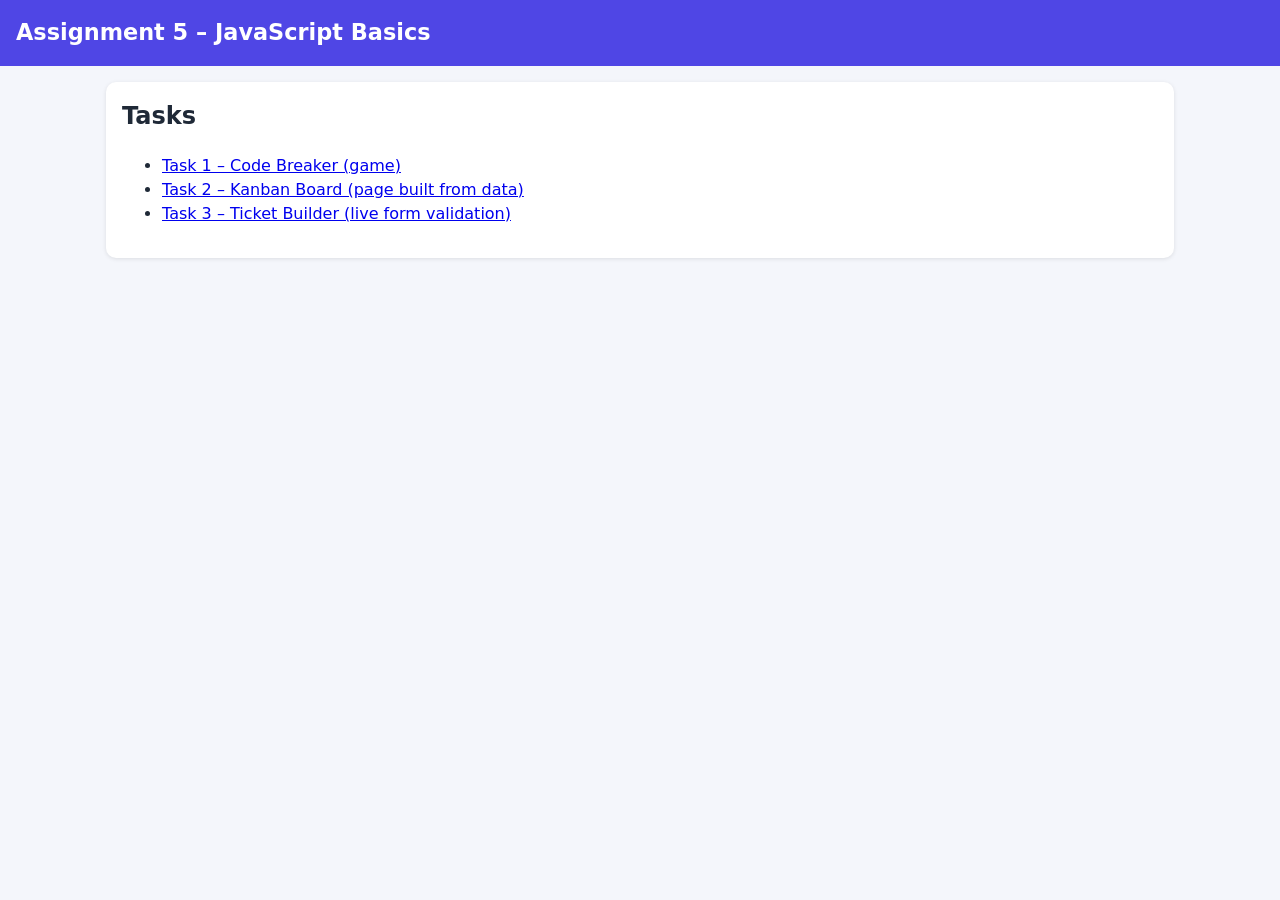
<file: index.html>
<!DOCTYPE html>
<html lang="en">
<head>
  <meta charset="UTF-8">
  <meta name="viewport" content="width=device-width, initial-scale=1">
  <title>Assignment 5 – JavaScript Basics</title>
  <link rel="stylesheet" href="style.css">
</head>
<body>
  <header class="site-header">
    <h1>Assignment 5 – JavaScript Basics</h1>
  </header>
  <main class="container">
    <section class="card">
      <h2>Tasks</h2>
      <ul>
        <li><a href="task1.html">Task 1 – Code Breaker (game)</a></li>
        <li><a href="task2.html">Task 2 – Kanban Board (page built from data)</a></li>
        <li><a href="task3.html">Task 3 – Ticket Builder (live form validation)</a></li>
      </ul>
    </section>
  </main>
</body>
</html>
</file>
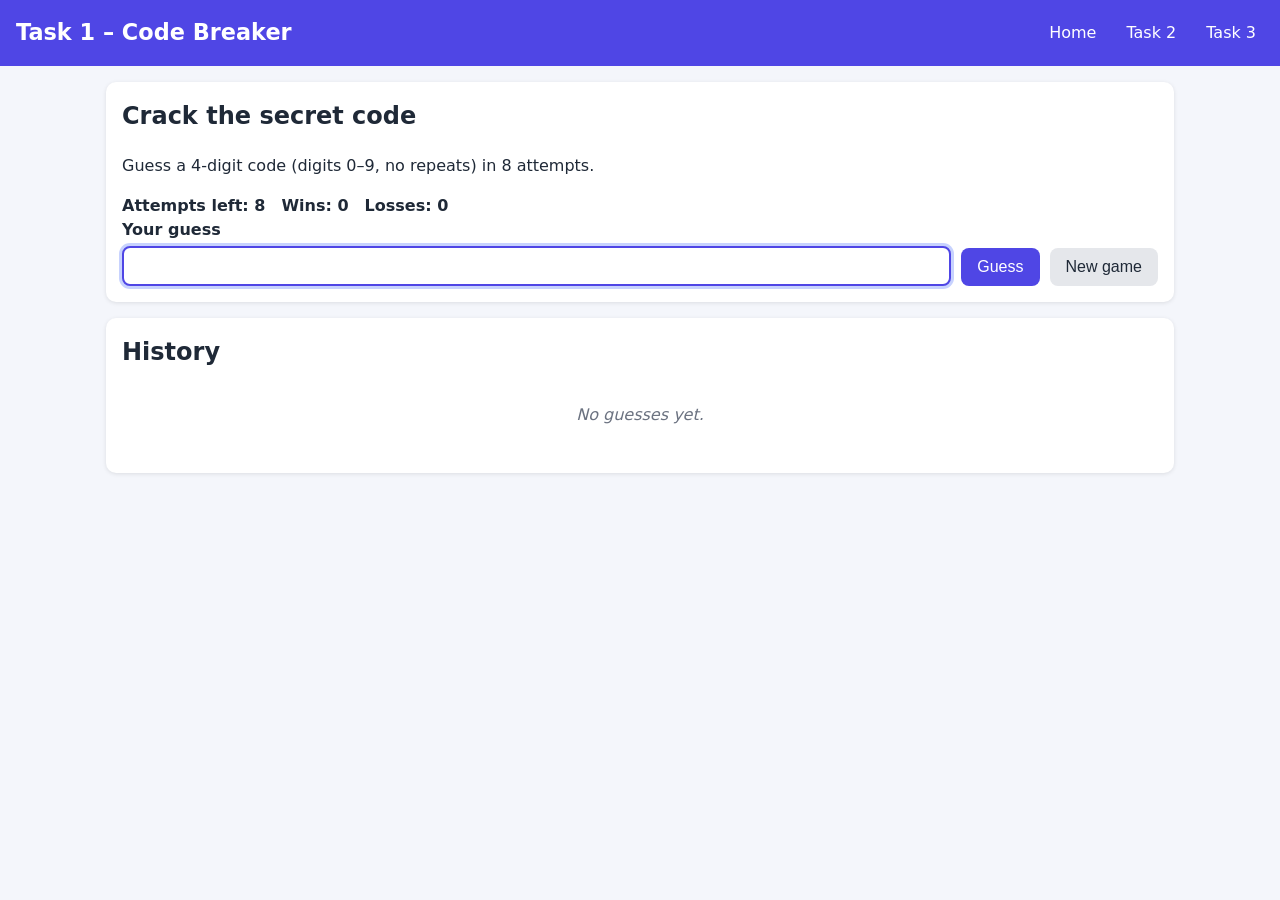
<file: task1.html>
<!DOCTYPE html>
<html lang="en">
<head>
  <meta charset="UTF-8">
  <meta name="viewport" content="width=device-width, initial-scale=1">
  <title>Task 1 – Code Breaker</title>
  <link rel="stylesheet" href="style.css">
  <script src="task1.js" defer></script>
</head>
<body>
  <header class="site-header">
    <h1>Task 1 – Code Breaker</h1>
    <nav>
      <a href="index.html">Home</a>
      <a href="task2.html">Task 2</a>
      <a href="task3.html">Task 3</a>
    </nav>
  </header>

  <main class="container">
    <section class="card" id="game">
      <h2>Crack the secret code</h2>
      <p id="rules"></p>

      <div class="stats">
        <span>Attempts left: <span id="attempts-left"></span></span>
        <span>Wins: <span id="wins">0</span></span>
        <span>Losses: <span id="losses">0</span></span>
      </div>

      <form id="guess-form" novalidate>
        <div class="row">
          <div>
            <label for="guess">Your guess</label>
            <input id="guess" type="text" inputmode="numeric" autocomplete="off" aria-describedby="message">
          </div>
          <button class="btn" type="submit" id="guess-btn">Guess</button>
          <button class="btn secondary" type="button" id="restart-btn">New game</button>
        </div>
      </form>

      <div id="message" class="message hidden" role="status"></div>
    </section>

    <section class="card">
      <h2>History</h2>
      <ul id="history" class="history"></ul>
      <p id="empty-history" class="empty">No guesses yet.</p>
    </section>
  </main>
</body>
</html>
</file>
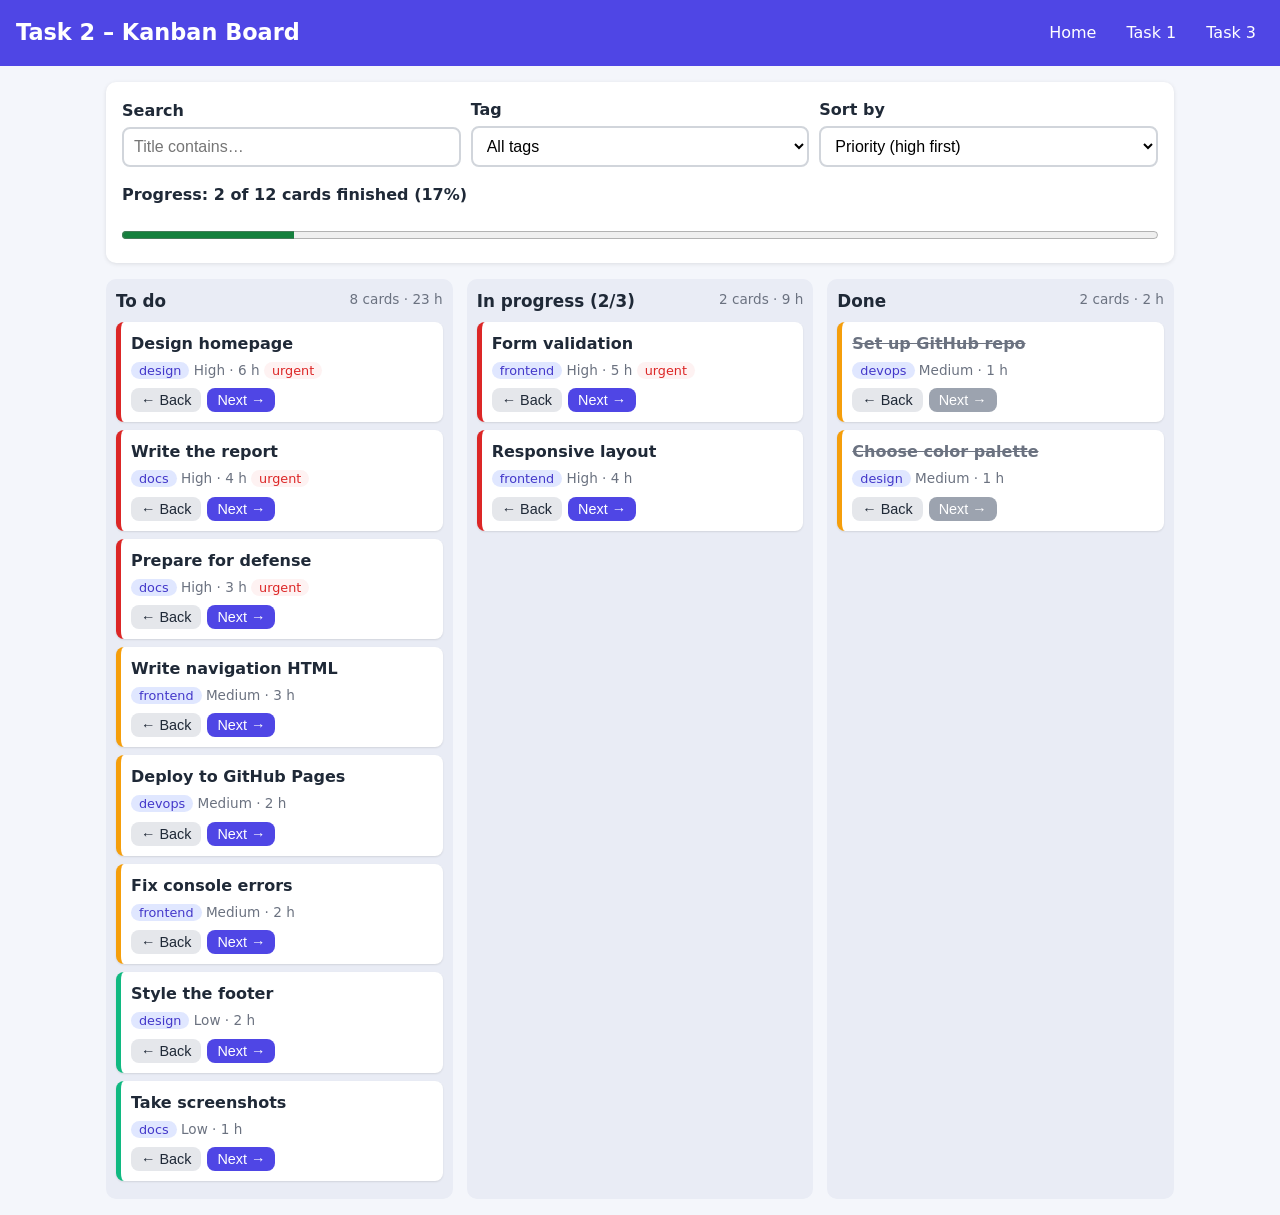
<file: task2.html>
<!DOCTYPE html>
<html lang="en">
<head>
  <meta charset="UTF-8">
  <meta name="viewport" content="width=device-width, initial-scale=1">
  <title>Task 2 – Kanban Board</title>
  <link rel="stylesheet" href="style.css">
  <script src="task2.js" defer></script>
</head>
<body>
  <header class="site-header">
    <h1>Task 2 – Kanban Board</h1>
    <nav>
      <a href="index.html">Home</a>
      <a href="task1.html">Task 1</a>
      <a href="task3.html">Task 3</a>
    </nav>
  </header>

  <main class="container">
    <section class="card">
      <div class="row">
        <div>
          <label for="search">Search</label>
          <input id="search" type="search" placeholder="Title contains…">
        </div>
        <div>
          <label for="tag-filter">Tag</label>
          <select id="tag-filter"></select>
        </div>
        <div>
          <label for="sort">Sort by</label>
          <select id="sort">
            <option value="priority">Priority (high first)</option>
            <option value="title">Title (A–Z)</option>
            <option value="hours">Hours (most first)</option>
          </select>
        </div>
      </div>

      <p><label for="progress">Progress: <span id="progress-text"></span></label></p>
      <progress id="progress" max="1" value="0"></progress>

      <div id="message" class="message hidden" role="status"></div>
    </section>

    <p id="nothing-found" class="empty hidden">Nothing found. Change the search or the tag filter.</p>

    <!-- Only an empty container: cards are built by JavaScript -->
    <div id="board" class="board"></div>
  </main>
</body>
</html>
</file>
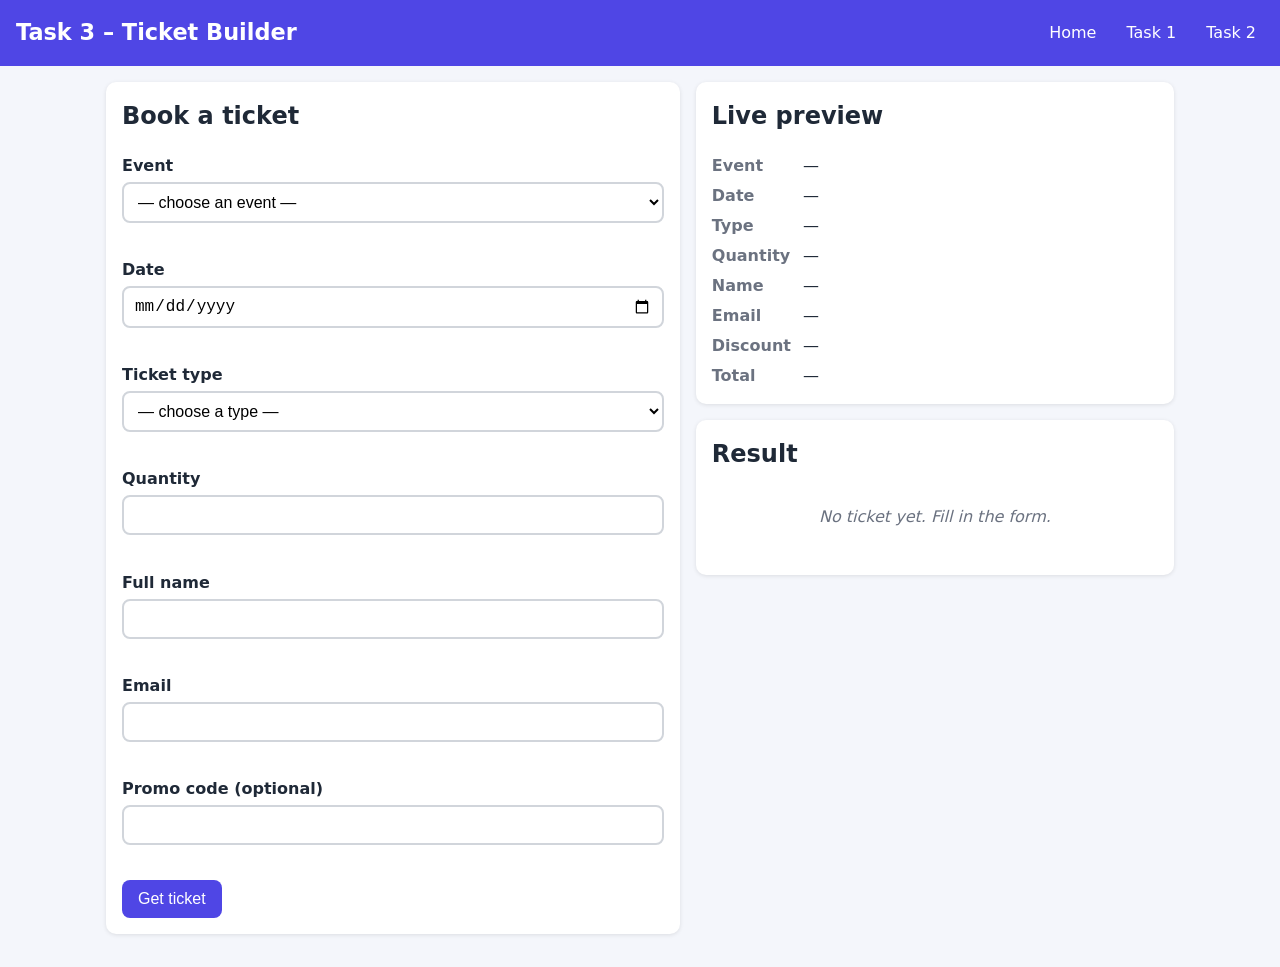
<file: task3.html>
<!DOCTYPE html>
<html lang="en">
<head>
  <meta charset="UTF-8">
  <meta name="viewport" content="width=device-width, initial-scale=1">
  <title>Task 3 – Ticket Builder</title>
  <link rel="stylesheet" href="style.css">
  <script src="task3.js" defer></script>
</head>
<body>
  <header class="site-header">
    <h1>Task 3 – Ticket Builder</h1>
    <nav>
      <a href="index.html">Home</a>
      <a href="task1.html">Task 1</a>
      <a href="task2.html">Task 2</a>
    </nav>
  </header>

  <main class="container">
    <div class="layout">
      <section class="card">
        <h2>Book a ticket</h2>
        <div id="error-summary" class="message error hidden" role="alert" tabindex="-1"></div>

        <form id="ticket-form" novalidate>
          <div class="field">
            <label for="event">Event</label>
            <select id="event" name="event" required aria-describedby="error-event">
              <option value="">— choose an event —</option>
            </select>
            <p class="error-msg" id="error-event"></p>
          </div>

          <div class="field">
            <label for="date">Date</label>
            <input id="date" name="date" type="date" required aria-describedby="error-date">
            <p class="error-msg" id="error-date"></p>
          </div>

          <div class="field">
            <label for="type">Ticket type</label>
            <select id="type" name="type" required aria-describedby="error-type">
              <option value="">— choose a type —</option>
            </select>
            <p class="error-msg" id="error-type"></p>
          </div>

          <div class="field">
            <label for="quantity">Quantity</label>
            <input id="quantity" name="quantity" type="number" min="1" max="10" step="1" required aria-describedby="error-quantity">
            <p class="error-msg" id="error-quantity"></p>
          </div>

          <div class="field">
            <label for="fullName">Full name</label>
            <input id="fullName" name="fullName" type="text" autocomplete="name" required aria-describedby="error-fullName">
            <p class="error-msg" id="error-fullName"></p>
          </div>

          <div class="field">
            <label for="email">Email</label>
            <input id="email" name="email" type="email" autocomplete="email" required aria-describedby="error-email">
            <p class="error-msg" id="error-email"></p>
          </div>

          <div class="field">
            <label for="promo">Promo code (optional)</label>
            <input id="promo" name="promo" type="text" autocomplete="off" aria-describedby="error-promo">
            <p class="error-msg" id="error-promo"></p>
          </div>

          <button class="btn" type="submit">Get ticket</button>
        </form>
      </section>

      <aside>
        <section class="card preview" aria-live="polite">
          <h2>Live preview</h2>
          <dl>
            <dt>Event</dt><dd id="pv-event">—</dd>
            <dt>Date</dt><dd id="pv-date">—</dd>
            <dt>Type</dt><dd id="pv-type">—</dd>
            <dt>Quantity</dt><dd id="pv-quantity">—</dd>
            <dt>Name</dt><dd id="pv-fullName">—</dd>
            <dt>Email</dt><dd id="pv-email">—</dd>
            <dt>Discount</dt><dd id="pv-discount">—</dd>
            <dt>Total</dt><dd id="pv-total">—</dd>
          </dl>
        </section>

        <section class="card">
          <h2>Result</h2>
          <div id="result"><p class="empty">No ticket yet. Fill in the form.</p></div>
        </section>
      </aside>
    </div>
  </main>
</body>
</html>
</file>
<file: style.css>
:root {
  --bg: #f4f6fb;
  --card: #ffffff;
  --text: #1f2937;
  --muted: #6b7280;
  --primary: #4f46e5;
  --primary-dark: #4338ca;
  --danger: #dc2626;
  --danger-bg: #fef2f2;
  --success: #15803d;
  --success-bg: #f0fdf4;
  --warn: #b45309;
  --border: #d1d5db;
  --radius: 10px;
}

* { box-sizing: border-box; }

body {
  margin: 0;
  font-family: "Segoe UI", system-ui, Arial, sans-serif;
  background: var(--bg);
  color: var(--text);
  line-height: 1.5;
}

.site-header {
  background: var(--primary);
  color: #fff;
  padding: 16px;
  display: flex;
  flex-wrap: wrap;
  gap: 12px;
  align-items: center;
  justify-content: space-between;
}
.site-header h1 { margin: 0; font-size: 1.4rem; }
.site-header nav { display: flex; gap: 14px; flex-wrap: wrap; }
.site-header a { color: #fff; text-decoration: none; padding: 4px 8px; border-radius: 6px; }
.site-header a:hover { background: rgba(255, 255, 255, .2); }
.site-header a:focus-visible { outline: 3px solid #fde68a; }

.container { max-width: 1100px; margin: 0 auto; padding: 16px; }

.card {
  background: var(--card);
  border-radius: var(--radius);
  padding: 16px;
  box-shadow: 0 1px 4px rgba(0, 0, 0, .1);
  margin-bottom: 16px;
}
.card h2 { margin-top: 0; }

/* Buttons */
.btn {
  background: var(--primary);
  color: #fff;
  border: 0;
  border-radius: 8px;
  padding: 10px 16px;
  font-size: 1rem;
  cursor: pointer;
  transition: background .15s;
}
.btn:hover { background: var(--primary-dark); }
.btn:focus-visible { outline: 3px solid #a5b4fc; outline-offset: 2px; }
.btn:disabled { background: #9ca3af; cursor: not-allowed; }
.btn.secondary { background: #e5e7eb; color: var(--text); }
.btn.secondary:hover { background: #d1d5db; }
.btn.small { padding: 4px 10px; font-size: .9rem; }

/* Fields */
label { display: block; font-weight: 600; margin-bottom: 4px; }
input, select {
  width: 100%;
  padding: 9px 10px;
  border: 2px solid var(--border);
  border-radius: 8px;
  font-size: 1rem;
  background: #fff;
}
input:hover, select:hover { border-color: #9ca3af; }
input:focus, select:focus { outline: none; border-color: var(--primary); box-shadow: 0 0 0 3px #c7d2fe; }
input:disabled { background: #f3f4f6; cursor: not-allowed; }
input[aria-invalid="true"], select[aria-invalid="true"] { border-color: var(--danger); background: var(--danger-bg); }
input.valid, select.valid { border-color: var(--success); }

.field { margin-bottom: 14px; }
.error-msg { color: var(--danger); font-size: .9rem; min-height: 1.2em; margin: 4px 0 0; }

.row { display: flex; gap: 10px; flex-wrap: wrap; align-items: flex-end; }
.row > * { flex: 1 1 160px; }
.row > .btn { flex: 0 0 auto; }

/* Messages */
.message { padding: 10px 12px; border-radius: 8px; margin: 10px 0; }
.message.hidden, .hidden { display: none; }
.message.error { background: var(--danger-bg); color: var(--danger); }
.message.success { background: var(--success-bg); color: var(--success); }
.message.info { background: #eef2ff; color: var(--primary-dark); }
.message.win { background: var(--success-bg); color: var(--success); font-weight: 700; }
.message.loss { background: var(--danger-bg); color: var(--danger); font-weight: 700; }

.empty { color: var(--muted); font-style: italic; text-align: center; padding: 14px; }

/* Task 1 */
.history { list-style: none; padding: 0; margin: 0; }
.history li {
  display: flex; justify-content: space-between; gap: 8px;
  padding: 8px 10px; border-bottom: 1px solid #e5e7eb;
}
.history .digits { font-family: monospace; font-size: 1.2rem; letter-spacing: 4px; }
.history .right { color: var(--success); font-weight: 600; }
.history .wrong { color: var(--warn); font-weight: 600; }
.stats { display: flex; gap: 16px; flex-wrap: wrap; font-weight: 600; }
.game-over input { opacity: .6; }

/* Task 2 */
.board { display: grid; grid-template-columns: repeat(3, 1fr); gap: 14px; }
.column { background: #e9ecf5; border-radius: var(--radius); padding: 10px; min-height: 120px; }
.column.full { outline: 2px dashed var(--warn); }
.column h3 { margin: 0 0 8px; display: flex; justify-content: space-between; font-size: 1.05rem; }
.column .meta { color: var(--muted); font-size: .85rem; font-weight: 400; }
.task {
  background: #fff; border-radius: 8px; padding: 10px; margin-bottom: 8px;
  border-left: 5px solid var(--border); box-shadow: 0 1px 2px rgba(0,0,0,.1);
}
.task:hover { box-shadow: 0 3px 8px rgba(0,0,0,.15); }
.task.p1 { border-left-color: var(--danger); }
.task.p2 { border-left-color: #f59e0b; }
.task.p3 { border-left-color: #10b981; }
.task.done .title { text-decoration: line-through; color: var(--muted); }
.task .title { font-weight: 600; }
.task .info { font-size: .85rem; color: var(--muted); margin: 4px 0 8px; }
.task .actions { display: flex; gap: 6px; }
.badge { background: #e0e7ff; color: var(--primary-dark); border-radius: 999px; padding: 1px 8px; font-size: .8rem; }
.badge.urgent { background: var(--danger-bg); color: var(--danger); }
progress { width: 100%; height: 16px; accent-color: var(--success); }

/* Task 3 */
.layout { display: grid; grid-template-columns: 1.2fr 1fr; gap: 16px; }
.preview dl { margin: 0; display: grid; grid-template-columns: auto 1fr; gap: 6px 12px; }
.preview dt { font-weight: 600; color: var(--muted); }
.preview dd { margin: 0; word-break: break-word; }
.ticket {
  border: 2px dashed var(--success); background: var(--success-bg);
  border-radius: var(--radius); padding: 14px;
}
.ticket h3 { margin-top: 0; color: var(--success); }
.ticket .code { font-family: monospace; font-size: 1.4rem; letter-spacing: 2px; }

@media (max-width: 800px) {
  .board, .layout { grid-template-columns: 1fr; }
}
@media (max-width: 480px) {
  .container { padding: 10px; }
  .site-header h1 { font-size: 1.15rem; }
}
</file>
